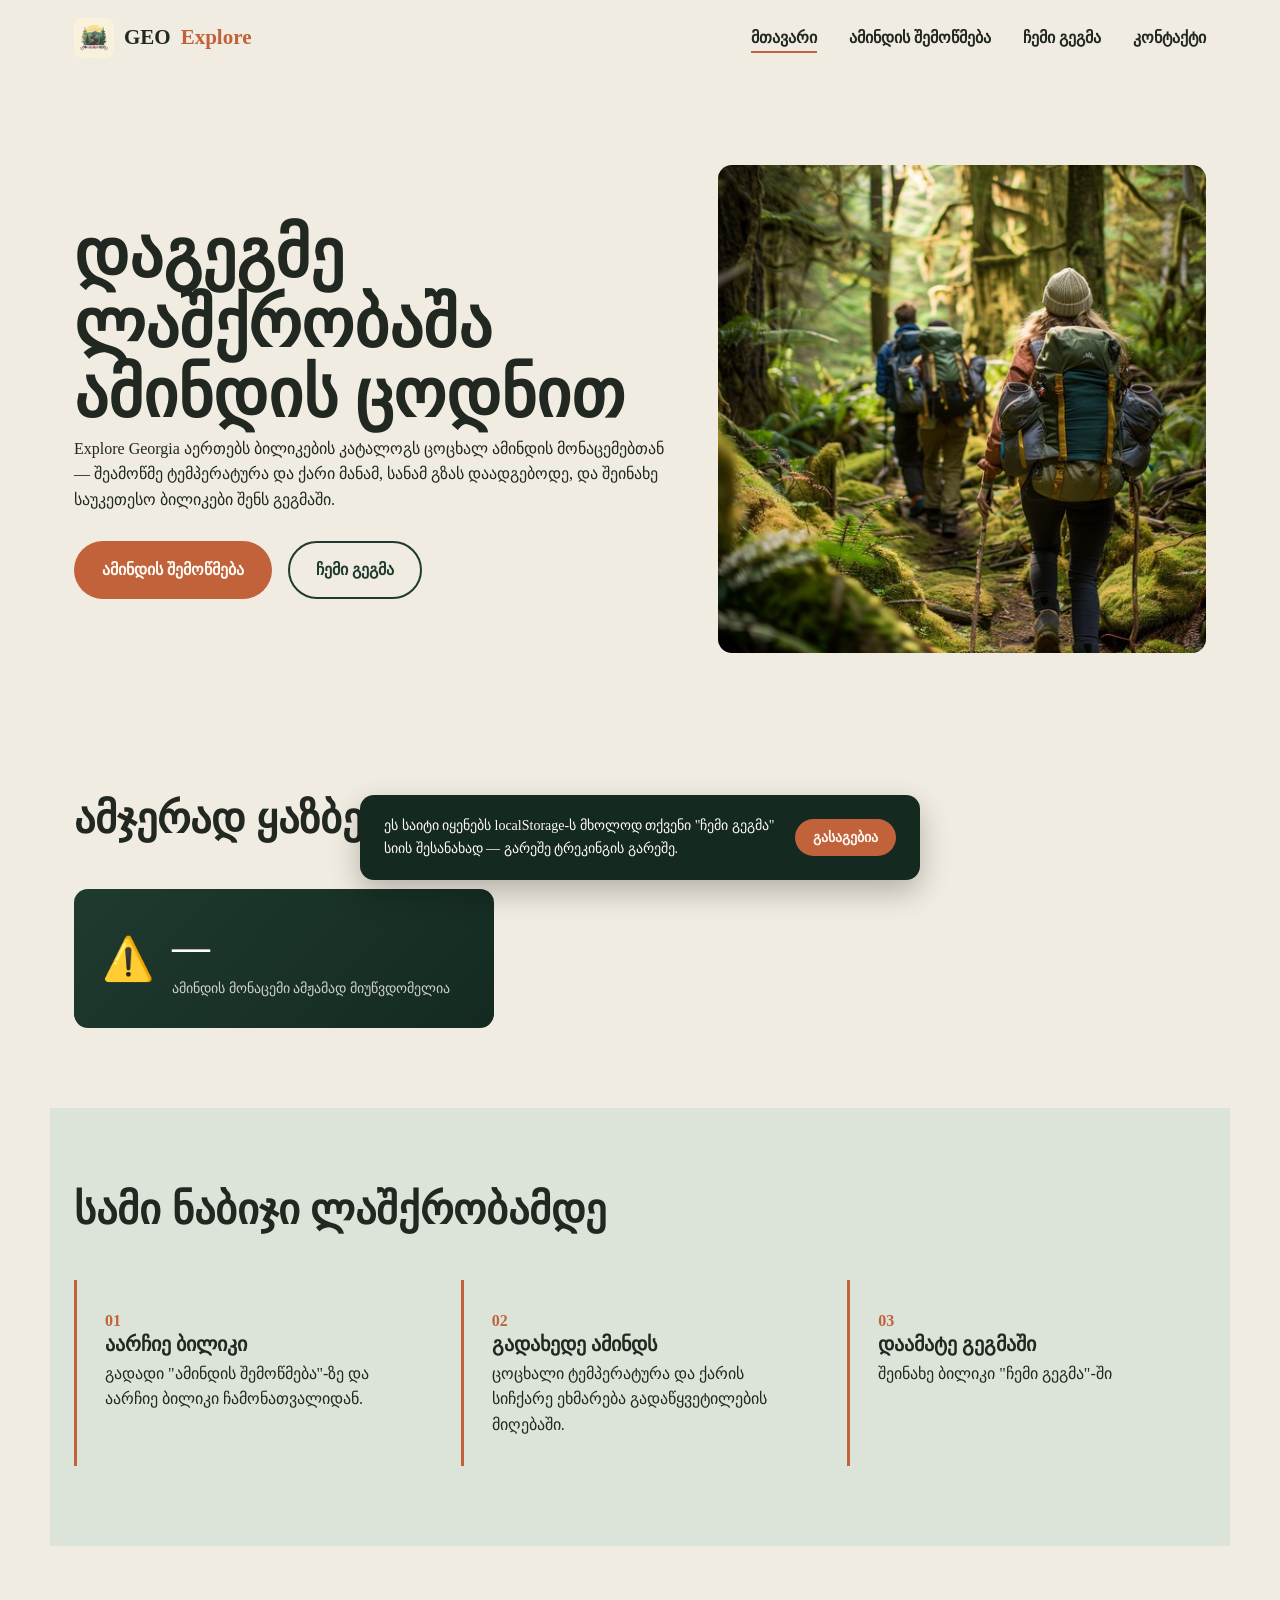
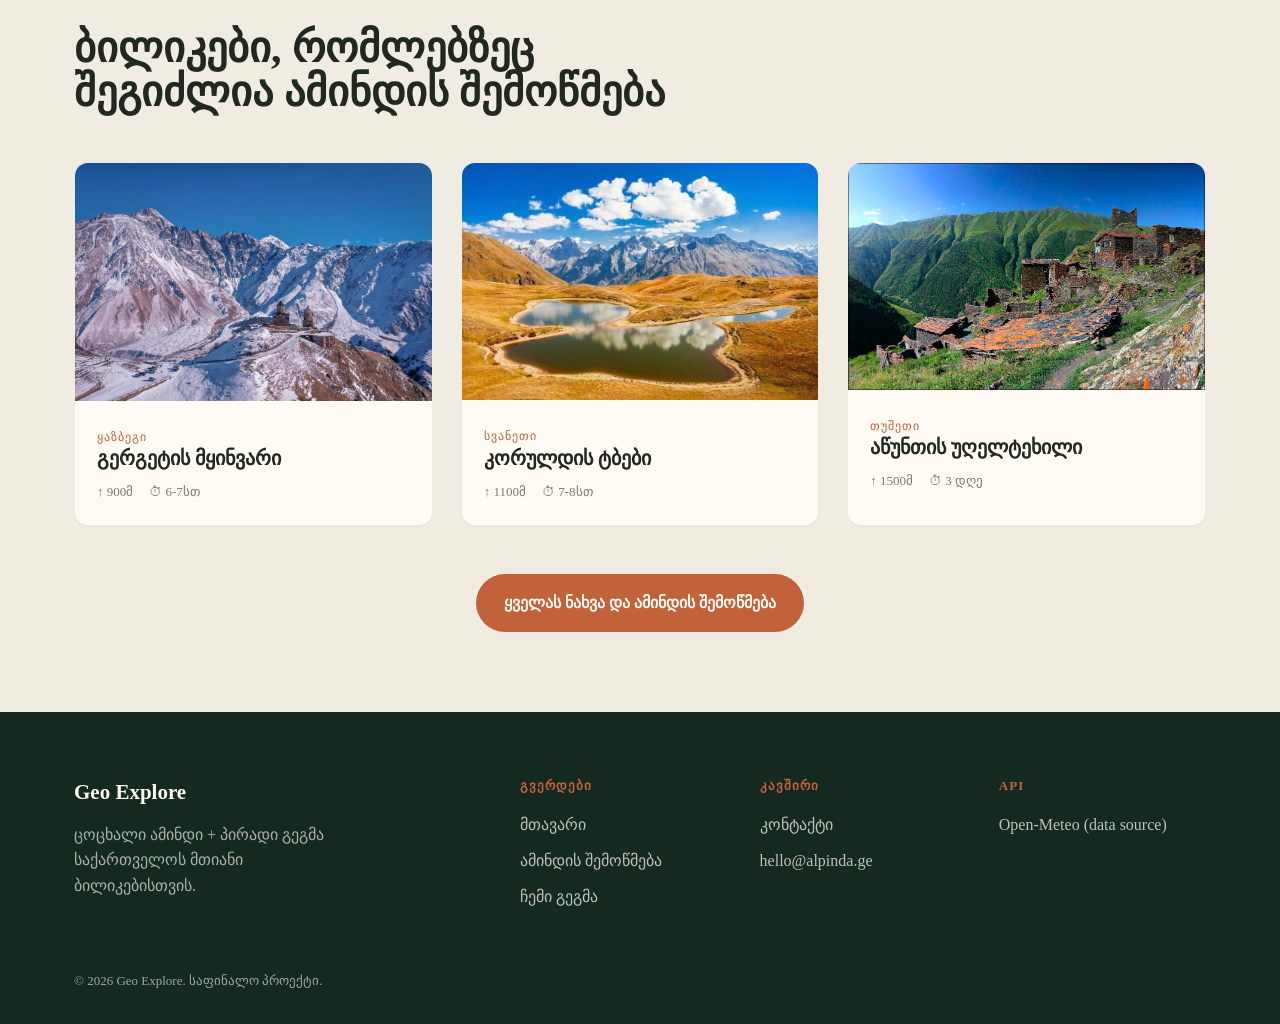
<file: index.html>
<!doctype html>
<html lang="en">
  <head>
    <meta charset="UTF-8" />
    <meta name="viewport" content="width=device-width, initial-scale=1.0" />
    <title>Explore — ამინდი საქართველოს ბილიკებზე</title>
    <link rel="stylesheet" href="css/style.css" />
  </head>
  <body>
    <header class="site-header" id="siteHeader">
      <nav class="nav">
        <a href="index.html" class="brand">
          <img class="brand__mark" src="./assets/logo.png" alt=" logo" />

          GEO <span style="color: #c1623b">Explore</span>
        </a>
        <ul class="nav__links" id="navLinks">
          <li><a href="index.html" class="active">მთავარი</a></li>
          <li><a href="explore.html">ამინდის შემოწმება</a></li>
          <li><a href="wishlist.html">ჩემი გეგმა</a></li>
          <li><a href="contact.html">კონტაქტი</a></li>
        </ul>
        <button
          class="burger"
          id="burgerBtn"
          aria-label="მენიუს გახსნა/დახურვა"
          aria-expanded="false"
        >
          <span></span><span></span><span></span>
        </button>
      </nav>
    </header>

    <main>
      <!-- 1. HERO -->
      <section class="hero">
        <div>
          <h1>დაგეგმე ლაშქრობაშა<br />ამინდის ცოდნით</h1>
          <p class="lede">
            Explore Georgia აერთებს ბილიკების კატალოგს ცოცხალ ამინდის
            მონაცემებთან — შეამოწმე ტემპერატურა და ქარი მანამ, სანამ გზას
            დაადგებოდე, და შეინახე საუკეთესო ბილიკები შენს გეგმაში.
          </p>
          <div
            style="display: flex; gap: 16px; margin-top: 1.8em; flex-wrap: wrap"
          >
            <a href="explore.html" class="btn btn--primary"
              >ამინდის შემოწმება</a
            >
            <a href="wishlist.html" class="btn btn--ghost">ჩემი გეგმა</a>
          </div>
        </div>
        <div class="hero__img">
          <img src="./images/heroimg.jpg" alt="mainimage" />
        </div>
      </section>

      <span class="ridge"></span>

      <section class="section">
        <div class="section-head">
          <h2>ამჯერად ყაზბეგში...</h2>
        </div>
        <div
          class="weather-card is-loading"
          id="weatherCard"
          style="max-width: 420px"
        >
          <div class="weather-card__icon">🌡️</div>
          <div>
            <div class="weather-card__temp">—</div>
            <div class="weather-card__meta">იტვირთება...</div>
          </div>
        </div>
      </section>

      <section class="section section--mist">
        <div class="section-head">
          <h2>სამი ნაბიჯი ლაშქრობამდე</h2>
        </div>
        <div class="steps">
          <div class="step reveal">
            <b>01</b>
            <h3>აარჩიე ბილიკი</h3>
            <p>
              გადადი "ამინდის შემოწმება"-ზე და აარჩიე ბილიკი ჩამონათვალიდან.
            </p>
          </div>
          <div class="step reveal">
            <b>02</b>
            <h3>გადახედე ამინდს</h3>
            <p>
              ცოცხალი ტემპერატურა და ქარის სიჩქარე ეხმარება გადაწყვეტილების
              მიღებაში.
            </p>
          </div>
          <div class="step reveal">
            <b>03</b>
            <h3>დაამატე გეგმაში</h3>
            <p>შეინახე ბილიკი "ჩემი გეგმა"-ში</p>
          </div>
        </div>
      </section>

      <section class="section">
        <div class="section-head">
          <h2>ბილიკები, რომლებზეც შეგიძლია ამინდის შემოწმება</h2>
        </div>
        <div class="grid">
          <article class="card reveal">
            <img src="./images/gergeti.jpg" alt="Gergeti" />
            <div class="card__body">
              <span class="card__tag">ყაზბეგი</span>
              <h3>გერგეტის მყინვარი</h3>
              <div class="card__meta">
                <span>↑ 900მ</span><span>⏱ 6-7სთ</span>
              </div>
            </div>
          </article>
          <article class="card reveal">
            <img src="./images/koruldi-lake.jpg" alt="" />
            <!-- <div class="card__media"></div> -->
            <div class="card__body">
              <span class="card__tag">სვანეთი</span>
              <h3>კორულდის ტბები</h3>
              <div class="card__meta">
                <span>↑ 1100მ</span><span>⏱ 7-8სთ</span>
              </div>
            </div>
          </article>
          <article class="card reveal">
            <img src="./images/atsundi.jpg" alt="" />
            <div class="card__body">
              <span class="card__tag">თუშეთი</span>
              <h3>აწუნთის უღელტეხილი</h3>
              <div class="card__meta">
                <span>↑ 1500მ</span><span>⏱ 3 დღე</span>
              </div>
            </div>
          </article>
        </div>
        <div style="text-align: center; margin-top: 48px">
          <a href="explore.html" class="btn btn--primary"
            >ყველას ნახვა და ამინდის შემოწმება</a
          >
        </div>
      </section>
    </main>

    <footer class="site-footer">
      <div class="footer-grid">
        <div>
          <div class="brand" style="color: #fffaf3; margin-bottom: 0.6em">
            Geo Explore
          </div>
          <p style="opacity: 0.75; max-width: 32ch">
            ცოცხალი ამინდი + პირადი გეგმა საქართველოს მთიანი ბილიკებისთვის.
          </p>
        </div>
        <div>
          <h4>გვერდები</h4>
          <a href="index.html">მთავარი</a>
          <a href="explore.html">ამინდის შემოწმება</a>
          <a href="wishlist.html">ჩემი გეგმა</a>
        </div>
        <div>
          <h4>კავშირი</h4>
          <a href="contact.html">კონტაქტი</a>
          <a href="mailto:hello@alpinda.ge">hello@alpinda.ge</a>
        </div>
        <div>
          <h4>API</h4>
          <a href="https://open-meteo.com/" target="_blank" rel="noopener"
            >Open-Meteo (data source)</a
          >
        </div>
      </div>
      <div class="footer-bottom">
        <span>© 2026 Geo Explore. საფინალო პროექტი.</span>
      </div>
    </footer>

    <div class="cookie-banner" id="cookieBanner">
      <p>
        ეს საიტი იყენებს localStorage-ს მხოლოდ თქვენი "ჩემი გეგმა" სიის
        შესანახად — გარეშე ტრეკინგის გარეშე.
      </p>
      <button class="btn btn--primary btn--sm" id="cookieAccept">
        გასაგებია
      </button>
    </div>

    <button
      class="scroll-top-btn"
      id="scrollTopBtn"
      aria-label="ზევით დაბრუნება"
    >
      ↑
    </button>

    <script src="js/trails-data.js"></script>
    <script src="js/weather.js"></script>
    <script src="js/main.js"></script>
    <script>
      // საწყისი გვერდის "ცოცხალი ამინდის" ბარათი — ყაზბეგის (Gergeti) კოორდინატებით
      document.addEventListener("DOMContentLoaded", () => {
        const kazbegi = TRAILS.find((t) => t.id === "gergeti");
        if (kazbegi) {
          renderWeatherCard(
            document.getElementById("weatherCard"),
            kazbegi.lat,
            kazbegi.lon,
          );
        }
      });
    </script>
  </body>
</html>
</file>
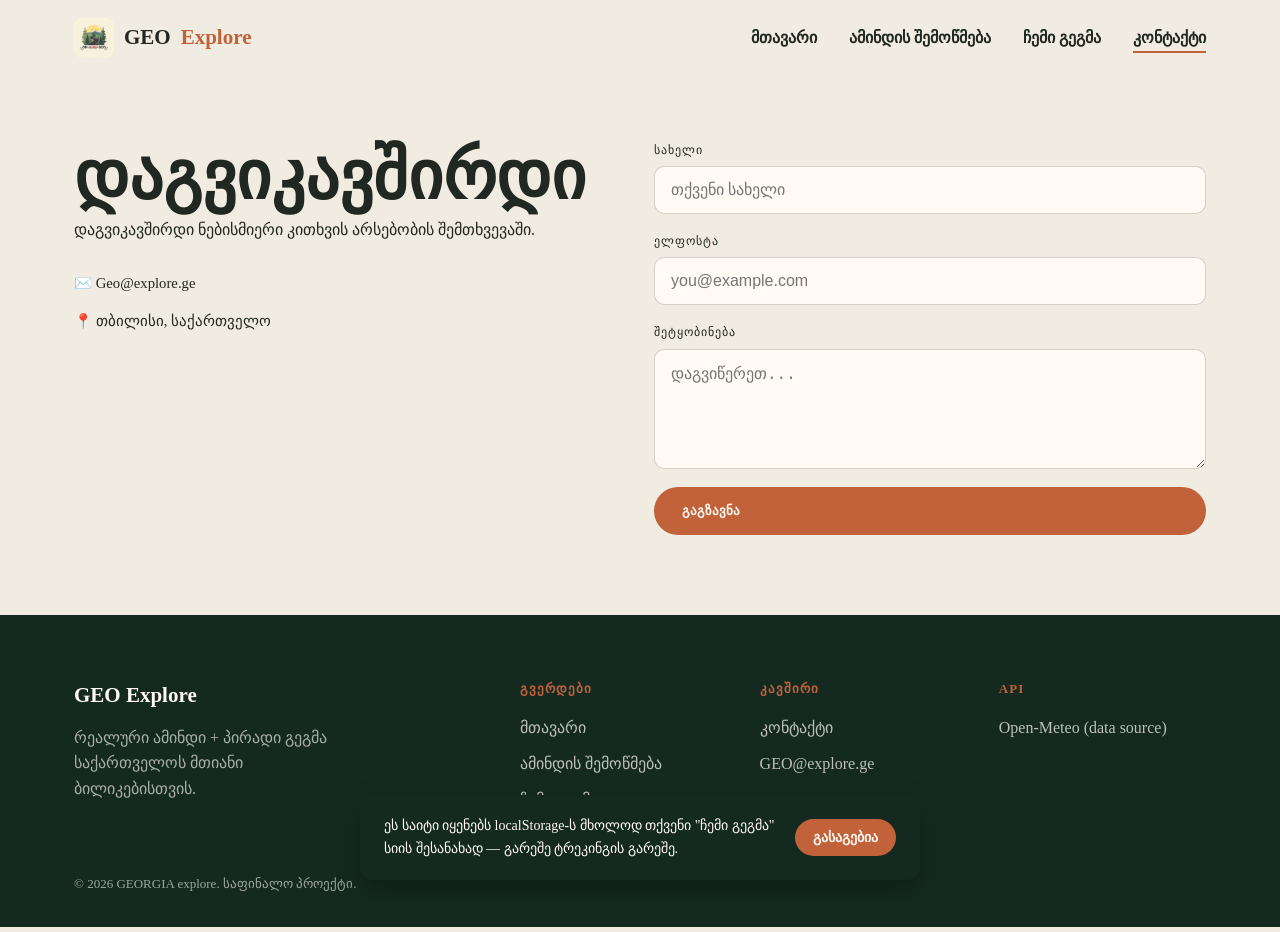
<file: contact.html>
<!doctype html>
<html lang="ka">
  <head>
    <meta charset="UTF-8" />
    <meta name="viewport" content="width=device-width, initial-scale=1.0" />
    <title>კონტაქტი — GEO Explore</title>

    <link rel="stylesheet" href="css/style.css" />
  </head>
  <body>
    <header class="site-header" id="siteHeader">
      <nav class="nav">
        <a href="index.html" class="brand">
          <img class="brand__mark" src="./assets/logo.png" alt="GEO Explore" />
          GEO <span style="color: #c1623b">Explore</span>
        </a>
        <ul class="nav__links" id="navLinks">
          <li><a href="index.html">მთავარი</a></li>
          <li><a href="explore.html">ამინდის შემოწმება</a></li>
          <li><a href="wishlist.html">ჩემი გეგმა</a></li>
          <li><a href="contact.html" class="active">კონტაქტი</a></li>
        </ul>
        <button
          class="burger"
          id="burgerBtn"
          aria-label="მენიუს გახსნა/დახურვა"
          aria-expanded="false"
        >
          <span></span><span></span><span></span>
        </button>
      </nav>
    </header>

    <main>
      <section class="section" style="padding-top: 64px">
        <div
          class="grid"
          style="grid-template-columns: 1fr 1fr; align-items: start"
        >
          <div>
            <h1>დაგვიკავშირდი</h1>
            <p class="lede">
              დაგვიკავშირდი ნებისმიერი კითხვის არსებობის შემთხვევაში.
            </p>
            <ul
              style="
                margin-top: 2em;
                display: grid;
                gap: 14px;
                font-size: 0.92rem;
              "
            >
              <li>✉️ Geo@explore.ge</li>
              <li>📍 თბილისი, საქართველო</li>
            </ul>
          </div>

          <form class="form" id="contactForm" novalidate>
            <div class="field">
              <label for="name">სახელი</label>
              <input
                type="text"
                id="name"
                name="name"
                placeholder="თქვენი სახელი"
                required
                minlength="2"
              />
            </div>
            <div class="field">
              <label for="email">ელფოსტა</label>
              <input
                type="email"
                id="email"
                name="email"
                placeholder="you@example.com"
                required
              />
            </div>
            <div class="field">
              <label for="message">შეტყობინება</label>
              <textarea
                id="message"
                name="message"
                rows="5"
                placeholder="დაგვიწერეთ..."
                required
                minlength="10"
              ></textarea>
            </div>
            <button type="submit" class="btn btn--primary">გაგზავნა</button>

            <div class="form__success" id="formSuccess">
              ✓ მადლობა! შეტყობინება მიღებულია.
            </div>
          </form>
        </div>
      </section>
    </main>

    <footer class="site-footer">
      <div class="footer-grid">
        <div>
          <div class="brand" style="color: #fffaf3; margin-bottom: 0.6em">
            GEO Explore
          </div>
          <p style="opacity: 0.75; max-width: 32ch">
            რეალური ამინდი + პირადი გეგმა საქართველოს მთიანი ბილიკებისთვის.
          </p>
        </div>
        <div>
          <h4>გვერდები</h4>
          <a href="index.html">მთავარი</a>
          <a href="explore.html">ამინდის შემოწმება</a>
          <a href="wishlist.html">ჩემი გეგმა</a>
        </div>
        <div>
          <h4>კავშირი</h4>
          <a href="contact.html">კონტაქტი</a>
          <a href="mailto:Geo@explore.ge">GEO@explore.ge</a>
        </div>
        <div>
          <h4>API</h4>
          <a href="https://open-meteo.com/" target="_blank" rel="noopener"
            >Open-Meteo (data source)</a
          >
        </div>
      </div>
      <div class="footer-bottom">
        <span>© 2026 GEORGIA explore. საფინალო პროექტი.</span>
      </div>
    </footer>

    <div class="cookie-banner" id="cookieBanner">
      <p>
        ეს საიტი იყენებს localStorage-ს მხოლოდ თქვენი "ჩემი გეგმა" სიის
        შესანახად — გარეშე ტრეკინგის გარეშე.
      </p>
      <button class="btn btn--primary btn--sm" id="cookieAccept">
        გასაგებია
      </button>
    </div>

    <button
      class="scroll-top-btn"
      id="scrollTopBtn"
      aria-label="ზევით დაბრუნება"
    >
      ↑
    </button>

    <script src="js/trails-data.js"></script>
    <script src="js/main.js"></script>
    <script>
      document.addEventListener("DOMContentLoaded", () => {
        const form = document.getElementById("contactForm");
        const success = document.getElementById("formSuccess");
        form.addEventListener("submit", (e) => {
          e.preventDefault();
          const emailOk = /^[^\s@]+@[^\s@]+\.[^\s@]+$/.test(
            form.email.value.trim(),
          );
          if (
            form.name.value.trim().length < 2 ||
            !emailOk ||
            form.message.value.trim().length < 10
          ) {
            form.reportValidity();
            return;
          }
          form.reset();
          success.classList.add("is-visible");
          setTimeout(() => success.classList.remove("is-visible"), 5000);
        });
      });
    </script>
  </body>
</html>
</file>
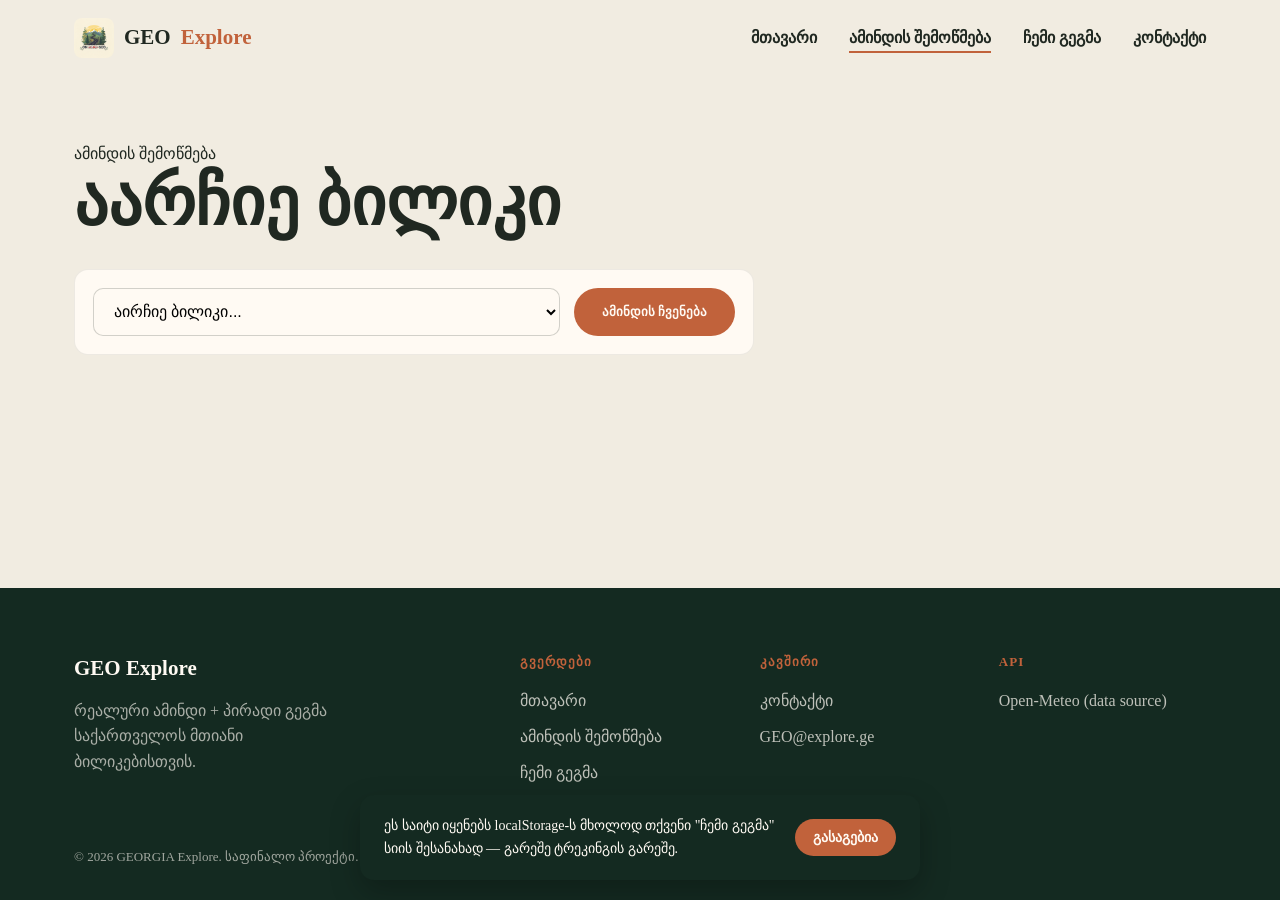
<file: explore.html>
<!doctype html>
<html lang="ka">
  <head>
    <meta charset="UTF-8" />
    <meta name="viewport" content="width=device-width, initial-scale=1.0" />
    <title>ამინდის შემოწმება — GEO Explore</title>

    <link rel="stylesheet" href="css/style.css" />
  </head>
  <body>
    <header class="site-header" id="siteHeader">
      <nav class="nav">
        <a href="index.html" class="brand">
          <img class="brand__mark" src="./assets/logo.png" alt="GEO Explore" />
          GEO <span style="color: #c1623b">Explore</span>
        </a>
        <ul class="nav__links" id="navLinks">
          <li><a href="index.html">მთავარი</a></li>
          <li><a href="explore.html" class="active">ამინდის შემოწმება</a></li>
          <li><a href="wishlist.html">ჩემი გეგმა</a></li>
          <li><a href="contact.html">კონტაქტი</a></li>
        </ul>
        <button
          class="burger"
          id="burgerBtn"
          aria-label="მენიუს გახსნა/დახურვა"
          aria-expanded="false"
        >
          <span></span><span></span><span></span>
        </button>
      </nav>
    </header>

    <main>
      <section class="section" style="padding-top: 64px">
        <span class="eyebrow">ამინდის შემოწმება</span>
        <h1>აარჩიე ბილიკი</h1>

        <form
          class="explore-form"
          id="exploreForm"
          style="margin-top: 2em; max-width: 680px"
        >
          <select id="trailSelect" required>
            <option value="" disabled selected>აირჩიე ბილიკი...</option>
            <!-- option-ები ივსება js/explore.js-დან, TRAILS მონაცემებიდან -->
          </select>
          <button type="submit" class="btn btn--primary">
            ამინდის ჩვენება
          </button>
        </form>

        <div class="trail-result" id="trailResult" style="display: none">
          <div>
            <div class="weather-card" id="weatherCard">
              <div class="weather-card__icon">🌡️</div>
              <div>
                <div class="weather-card__temp">—</div>
                <div class="weather-card__meta">იტვირთება...</div>
              </div>
            </div>
          </div>
          <div class="card" style="padding: 22px">
            <div id="trailInfo"></div>
            <button
              class="btn btn--ghost"
              id="wishlistBtn"
              style="margin-top: 1.2em"
            >
              + ჩემს გეგმაში დამატება
            </button>
          </div>
        </div>
      </section>
    </main>

    <footer class="site-footer">
      <div class="footer-grid">
        <div>
          <div class="brand" style="color: #fffaf3; margin-bottom: 0.6em">
            GEO Explore
          </div>
          <p style="opacity: 0.75; max-width: 32ch">
            რეალური ამინდი + პირადი გეგმა საქართველოს მთიანი ბილიკებისთვის.
          </p>
        </div>
        <div>
          <h4>გვერდები</h4>
          <a href="index.html">მთავარი</a>
          <a href="explore.html">ამინდის შემოწმება</a>
          <a href="wishlist.html">ჩემი გეგმა</a>
        </div>
        <div>
          <h4>კავშირი</h4>
          <a href="contact.html">კონტაქტი</a>
          <a href="mailto:GEO@explore.ge">GEO@explore.ge</a>
        </div>
        <div>
          <h4>API</h4>
          <a href="https://open-meteo.com/" target="_blank" rel="noopener"
            >Open-Meteo (data source)</a
          >
        </div>
      </div>
      <div class="footer-bottom">
        <span>© 2026 GEORGIA Explore. საფინალო პროექტი.</span>
      </div>
    </footer>

    <div class="cookie-banner" id="cookieBanner">
      <p>
        ეს საიტი იყენებს localStorage-ს მხოლოდ თქვენი "ჩემი გეგმა" სიის
        შესანახად — გარეშე ტრეკინგის გარეშე.
      </p>
      <button class="btn btn--primary btn--sm" id="cookieAccept">
        გასაგებია
      </button>
    </div>

    <button
      class="scroll-top-btn"
      id="scrollTopBtn"
      aria-label="ზევით დაბრუნება"
    >
      ↑
    </button>

    <script src="js/trails-data.js"></script>
    <script src="js/weather.js"></script>
    <script src="js/explore.js"></script>
    <script src="js/main.js"></script>
  </body>
</html>
</file>
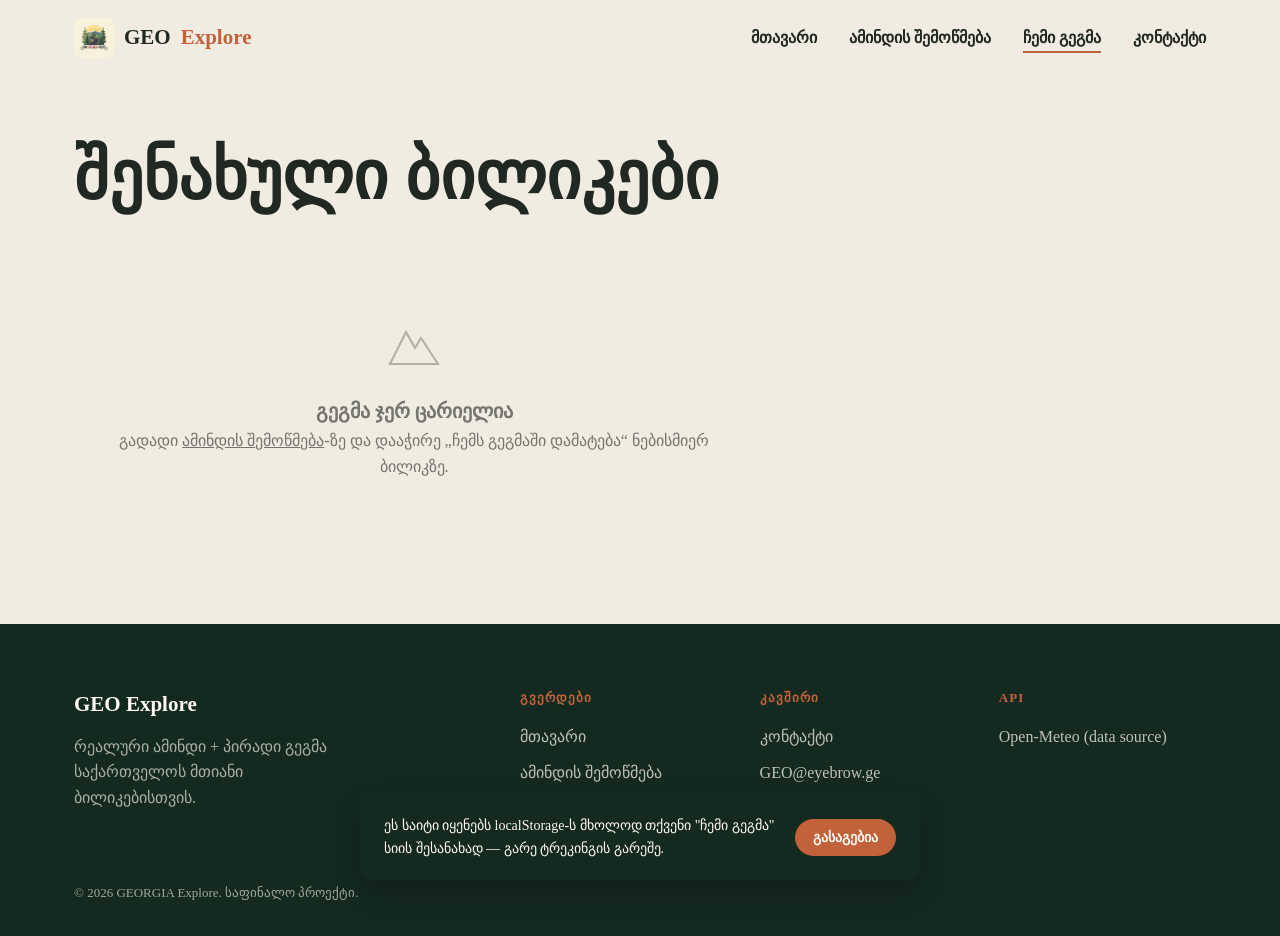
<file: wishlist.html>
<!doctype html>
<html lang="ka">
  <head>
    <meta charset="UTF-8" />
    <meta name="viewport" content="width=device-width, initial-scale=1.0" />
    <title>ჩემი გეგმა — Geo Explore</title>

    <link rel="stylesheet" href="css/style.css" />
  </head>
  <body>
    <header class="site-header" id="siteHeader">
      <nav class="nav">
        <a href="index.html" class="brand">
          <img class="brand__mark" src="./assets/logo.png" alt="GEO Explore" />
          GEO <span style="color: #c1623b">Explore</span>
        </a>
        <ul class="nav__links" id="navLinks">
          <li><a href="index.html">მთავარი</a></li>
          <li><a href="explore.html">ამინდის შემოწმება</a></li>
          <li><a href="wishlist.html" class="active">ჩემი გეგმა</a></li>
          <li><a href="contact.html">კონტაქტი</a></li>
        </ul>
        <button
          class="burger"
          id="burgerBtn"
          aria-label="მენიუს გახსნა/დახურვა"
          aria-expanded="false"
        >
          <span></span><span></span><span></span>
        </button>
      </nav>
    </header>

    <main>
      <section class="section" style="padding-top: 64px">
        <h1>შენახული ბილიკები</h1>

        <div style="margin-top: 2.4em; max-width: 680px">
          <div id="wishlistContainer"></div>

          <div class="empty-state" id="emptyState">
            <svg viewBox="0 0 64 64" fill="none">
              <path
                d="M8 50 24 18l9 16 6-10 17 26H8Z"
                stroke="currentColor"
                stroke-width="2"
              />
            </svg>
            <h3>გეგმა ჯერ ცარიელია</h3>
            <p>
              გადადი
              <a href="explore.html" style="text-decoration: underline"
                >ამინდის შემოწმება</a
              >-ზე და დააჭირე „ჩემს გეგმაში დამატება“ ნებისმიერ ბილიკზე.
            </p>
          </div>
        </div>
      </section>
    </main>

    <footer class="site-footer">
      <div class="footer-grid">
        <div>
          <div class="brand" style="color: #fffaf3; margin-bottom: 0.6em">
            GEO Explore
          </div>
          <p style="opacity: 0.75; max-width: 32ch">
            რეალური ამინდი + პირადი გეგმა საქართველოს მთიანი ბილიკებისთვის.
          </p>
        </div>
        <div>
          <h4>გვერდები</h4>
          <a href="index.html">მთავარი</a>
          <a href="explore.html">ამინდის შემოწმება</a>
          <a href="wishlist.html">ჩემი გეგმა</a>
        </div>
        <div>
          <h4>კავშირი</h4>
          <a href="contact.html">კონტაქტი</a>
          <a href="mailto:GEO@explore.ge">GEO@eyebrow.ge</a>
        </div>
        <div>
          <h4>API</h4>
          <a href="https://open-meteo.com/" target="_blank" rel="noopener"
            >Open-Meteo (data source)</a
          >
        </div>
      </div>
      <div class="footer-bottom">
        <span>© 2026 GEORGIA Explore. საფინალო პროექტი.</span>
      </div>
    </footer>

    <div class="cookie-banner" id="cookieBanner">
      <p>
        ეს საიტი იყენებს localStorage-ს მხოლოდ თქვენი "ჩემი გეგმა" სიის
        შესანახად — გარე ტრეკინგის გარეშე.
      </p>
      <button class="btn btn--primary btn--sm" id="cookieAccept">
        გასაგებია
      </button>
    </div>

    <button
      class="scroll-top-btn"
      id="scrollTopBtn"
      aria-label="ზევით დაბრუნება"
    >
      ↑
    </button>

    <script src="js/trails-data.js"></script>
    <script src="js/wishlist.js"></script>
    <script src="js/main.js"></script>
  </body>
</html>
</file>
<file: css/style.css>
* {
  margin: 0;
  padding: 0;
  box-sizing: border-box;
}

html {
  scroll-behavior: smooth;
  height: 100%;
}

body {
  margin: 0;
  min-height: 100vh;
  display: flex;
  flex-direction: column;
  color: #202821;
  background: #f1ece1;
  line-height: 1.6;
}

img {
  max-width: 100%;
  display: block;
}

a {
  color: inherit;
  text-decoration: none;
}

ul {
  list-style: none;
  margin: 0;
  padding: 0;
}

button {
  font-family: inherit;
}

h1,
h2,
h3 {
  line-height: 1.05;
  margin: 0 0 6px;
}

h1 {
  font-size: 67px;
  font-weight: 800;
}

h2 {
  font-size: 42px;
  font-weight: 700;
}

h3 {
  font-size: 20px;
  font-weight: 700;
}

.btn {
  display: inline-flex;
  align-items: center;
  gap: 8px;
  padding: 14px 26px;
  border-radius: 999px;
  font-weight: 600;

  border: 2px solid transparent;
  cursor: pointer;
  transition:
    transform 0.25s cubic-bezier(0.4, 0, 0.2, 1),
    background 0.25s cubic-bezier(0.4, 0, 0.2, 1),
    color 0.25s cubic-bezier(0.4, 0, 0.2, 1),
    border-color 0.25s cubic-bezier(0.4, 0, 0.2, 1);
}

.btn--primary {
  background: #c1623b;
  color: #fffaf3;
}

.btn--primary:hover {
  background: #a8502e;
  transform: translateY(-2px);
}

.btn--primary:disabled {
  opacity: 0.5;
  cursor: not-allowed;
  transform: none;
}

.btn--ghost {
  border-color: #1f3a2e;
  color: #1f3a2e;
  background: transparent;
}

.btn--ghost:hover {
  background: #1f3a2e;
  color: #fffaf3;
  transform: translateY(-2px);
}

.btn--sm {
  padding: 8px 16px;
  font-size: 14px;
}

.btn--danger {
  border-color: #c1623b;
  color: #c1623b;
  background: transparent;
}

.btn--danger:hover {
  background: #c1623b;
  color: #fffaf3;
}

.site-header {
  position: sticky;
  top: 0;
  z-index: 60;
  background: transparent;
  transition:
    background 0.3s cubic-bezier(0.4, 0, 0.2, 1),
    box-shadow 0.3s cubic-bezier(0.4, 0, 0.2, 1),
    border-color 0.3s cubic-bezier(0.4, 0, 0.2, 1);
  border-bottom: 1px solid transparent;
}

.site-header.is-scrolled {
  background: rgba(241, 236, 225, 0.95);
  backdrop-filter: blur(8px);
  border-bottom-color: rgba(32, 40, 33, 0.08);
  box-shadow: 0 1px 0 rgba(32, 40, 33, 0.04);
}

.nav {
  max-width: 1180px;
  margin-inline: auto;
  padding-inline: 24px;
  display: flex;
  align-items: center;
  justify-content: space-between;
  height: 76px;
}

.brand {
  display: flex;
  align-items: center;
  gap: 10px;

  font-weight: 800;
  font-size: 21px;
}

.brand__mark {
  width: 40px;
  height: 40px;
  border-radius: 20%;
  object-fit: cover;
}

.nav__links {
  display: flex;
  gap: 32px;
  font-weight: 600;
}

.nav__links a {
  position: relative;
  padding: 3px 0;
}

.nav__links a::after {
  content: "";
  position: absolute;
  left: 0;
  bottom: -4px;
  height: 2px;
  width: 0%;
  background: #c1623b;
  transition: width 0.25s cubic-bezier(0.4, 0, 0.2, 1);
}

.nav__links a:hover::after,
.nav__links a.active::after {
  width: 100%;
}

.burger {
  display: none;
  flex-direction: column;
  gap: 5px;
  cursor: pointer;
  background: none;
  border: 0;
  padding: 6px;
}

.burger span {
  width: 26px;
  height: 2px;
  background: #202821;
  transition:
    transform 0.25s cubic-bezier(0.4, 0, 0.2, 1),
    opacity 0.25s cubic-bezier(0.4, 0, 0.2, 1);
}

main {
  flex: 1 0 auto;
}
/* hero სექციის დაწყება */
.hero {
  max-width: 1180px;
  margin-inline: auto;
  padding-inline: 24px;
  display: grid;
  grid-template-columns: 1.1fr 0.9fr;
  gap: 48px;
  padding: 88px 24px 64px;
  align-items: center;
}

.hero__img {
  position: relative;
  border-radius: 14px;
  overflow: hidden;
}

.stat-row {
  display: flex;
  gap: 28px;
  margin-top: 32px;
  flex-wrap: wrap;
}

.stat b {
  font-size: 26px;
  display: block;
  color: #1f3a2e;
}

.stat span {
  font-size: 13px;
  color: rgba(32, 40, 33, 0.6);
}

.section {
  max-width: 1180px;
  margin-inline: auto;
  padding-inline: 24px;
  padding: 80px 24px;
}

.section--dark {
  background: #1f3a2e;
  color: #fffaf3;
}

.section--dark .eyebrow {
  color: #d98a6a;
}

.section--mist {
  background: #dce3d8;
}

.section-head {
  max-width: 640px;
  margin-bottom: 48px;
}

.grid {
  display: grid;
  gap: 28px;
  grid-template-columns: repeat(3, 1fr);
}

.card {
  background: #fffaf3;
  border-radius: 14px;
  overflow: hidden;
  box-shadow: 0 1px 0 rgba(32, 40, 33, 0.05);
  transition:
    transform 0.3s cubic-bezier(0.4, 0, 0.2, 1),
    box-shadow 0.3s cubic-bezier(0.4, 0, 0.2, 1);
  border: 1px solid rgba(32, 40, 33, 0.07);
}

.card:hover {
  transform: translateY(-6px);
  box-shadow: 0 18px 34px rgba(32, 40, 33, 0.14);
}

.card__body {
  padding: 22px;
}

.card__tag {
  font-size: 12px;
  color: #c1623b;
  text-transform: uppercase;
  letter-spacing: 1px;
}

.card__meta {
  display: flex;
  gap: 16px;
  margin-top: 13px;

  font-size: 13px;
  color: rgba(32, 40, 33, 0.6);
  flex-wrap: wrap;
}

.steps {
  display: grid;
  grid-template-columns: repeat(3, 1fr);
  gap: 28px;
}

.step {
  padding: 28px;
  border-left: 3px solid #c1623b;
}

.step b {
  color: #c1623b;
}

.weather-card {
  background: linear-gradient(135deg, #1f3a2e, #142a21);
  color: #fffaf3;
  border-radius: 14px;
  padding: 28px;
  display: grid;
  gap: 18px;
  grid-template-columns: auto 1fr;
  align-items: center;
}

.weather-card__icon {
  font-size: 42px;
  line-height: 1;
}

.weather-card__temp {
  font-size: 38px;
  font-weight: 600;
}

.weather-card__meta {
  font-size: 14px;
  opacity: 0.8;
}

.weather-card.is-loading .weather-card__temp {
  opacity: 0.4;
}

/* explore page  */
.explore-form {
  display: flex;
  gap: 14px;
  flex-wrap: wrap;
  background: #fffaf3;
  padding: 18px;
  border-radius: 14px;
  border: 1px solid rgba(32, 40, 33, 0.08);
}

.explore-form select,
.explore-form input {
  font-size: 16px;
  padding: 13px 16px;
  border-radius: 10px;
  border: 1px solid rgba(32, 40, 33, 0.2);
  background: #fffaf3;
  flex: 1;
  min-width: 200px;
}

.explore-form select:focus,
.explore-form input:focus {
  outline: none;
  border-color: #c1623b;
  box-shadow: 0 0 0 3px rgba(193, 98, 59, 0.15);
}

.trail-result {
  margin-top: 32px;
  display: grid;
  gap: 24px;
  grid-template-columns: 1fr 1fr;
}

@media (max-width: 900px) {
  .trail-result {
    grid-template-columns: 1fr;
  }
}
/* ---------- WISHLIST ---------- */
.wishlist-item {
  display: flex;
  align-items: center;
  justify-content: space-between;
  gap: 18px;
  background: #fffaf3;
  border: 1px solid rgba(32, 40, 33, 0.08);
  border-radius: 14px;
  padding: 18px 22px;
  margin-bottom: 14px;
}

.wishlist-item__info b {
  display: block;

  font-size: 18px;
}

.wishlist-item__info span {
  font-size: 13px;
  color: rgba(32, 40, 33, 0.6);
}

.empty-state {
  text-align: center;
  padding: 64px 24px;
  color: rgba(32, 40, 33, 0.6);
}

.empty-state svg {
  width: 64px;
  margin-bottom: 16px;
  opacity: 0.5;
}

/* ---------- COOKIE CONSENT ---------- */
.cookie-banner {
  position: fixed;
  left: 20px;
  right: 20px;
  bottom: 20px;
  z-index: 100;
  max-width: 560px;
  margin-inline: auto;
  background: #142a21;
  color: #fffaf3;
  border-radius: 14px;
  padding: 20px 24px;
  display: flex;
  align-items: center;
  gap: 18px;
  flex-wrap: wrap;
  box-shadow: 0 12px 30px rgba(0, 0, 0, 0.25);
  transform: translateY(120%);
  opacity: 0;
  transition:
    transform 0.4s cubic-bezier(0.4, 0, 0.2, 1),
    opacity 0.4s cubic-bezier(0.4, 0, 0.2, 1);
}

.cookie-banner.is-visible {
  transform: translateY(0);
  opacity: 1;
}

.cookie-banner p {
  margin: 0;
  font-size: 14px;
  flex: 1;
  min-width: 200px;
}

/* ---------- SCROLL TO TOP ---------- */
.scroll-top-btn {
  position: fixed;
  right: 20px;
  bottom: 20px;
  z-index: 90;
  width: 46px;
  height: 46px;
  border-radius: 50%;
  background: #c1623b;
  color: #fffaf3;
  border: none;
  cursor: pointer;
  display: flex;
  align-items: center;
  justify-content: center;
  font-size: 19px;
  opacity: 0;
  transform: translateY(12px);
  pointer-events: none;
  transition:
    opacity 0.3s cubic-bezier(0.4, 0, 0.2, 1),
    transform 0.3s cubic-bezier(0.4, 0, 0.2, 1),
    background 0.2s;
}

.scroll-top-btn.is-visible {
  opacity: 1;
  transform: translateY(0);
  pointer-events: auto;
}

.scroll-top-btn:hover {
  background: #a8502e;
}

.form {
  display: grid;
  gap: 18px;
  max-width: 560px;
}

.field {
  display: grid;
  gap: 6px;
}

.field label {
  font-size: 12px;
  text-transform: uppercase;
  letter-spacing: 1px;
}

.field input,
.field textarea {
  font-size: 16px;
  padding: 14px 16px;
  border-radius: 10px;
  border: 1px solid rgba(32, 40, 33, 0.2);
  background: #fffaf3;
  resize: vertical;
  transition:
    border-color 0.2s cubic-bezier(0.4, 0, 0.2, 1),
    box-shadow 0.2s cubic-bezier(0.4, 0, 0.2, 1);
}

.field input:focus,
.field textarea:focus {
  outline: none;
  border-color: #c1623b;
  box-shadow: 0 0 0 3px rgba(193, 98, 59, 0.15);
}

.form__note {
  font-size: 14px;
  color: rgba(32, 40, 33, 0.6);
}

.form__success {
  display: none;
  background: #1f3a2e;
  color: #fffaf3;
  padding: 14px 18px;
  border-radius: 10px;
  font-size: 14px;
}

.form__success.is-visible {
  display: block;
}

/* ---------- footer ---------- */
.site-footer {
  background: #142a21;
  color: rgba(255, 250, 243, 0.85);
}

.footer-grid {
  max-width: 1180px;
  margin-inline: auto;
  padding-inline: 24px;
  padding: 64px 24px 32px;
  display: grid;
  grid-template-columns: 2fr 1fr 1fr 1fr;
  gap: 32px;
}

.footer-grid h4 {
  font-size: 13px;
  text-transform: uppercase;
  letter-spacing: 1px;
  color: #c1623b;
  margin-bottom: 16px;
}

.footer-grid a {
  display: block;
  margin-bottom: 10px;
  opacity: 0.85;
  transition: opacity 0.2s;
}

.footer-grid a:hover {
  opacity: 1;
  text-decoration: underline;
}

.footer-bottom {
  max-width: 1180px;
  margin-inline: auto;
  padding-inline: 24px;
  padding: 20px 24px 32px;
  display: flex;
  justify-content: space-between;
  align-items: center;
  font-size: 13px;
  opacity: 0.7;
  flex-wrap: wrap;
  gap: 12px;
}

.reveal {
  opacity: 0;
  transform: translateY(18px);
  transition:
    opacity 0.6s cubic-bezier(0.4, 0, 0.2, 1),
    transform 0.6s cubic-bezier(0.4, 0, 0.2, 1);
}

.reveal.is-visible {
  opacity: 1;
  transform: translateY(0);
}

@media (max-width: 1024px) {
  .hero {
    grid-template-columns: 1fr;
    padding-top: 64px;
  }
  .grid {
    grid-template-columns: repeat(2, 1fr);
  }
  .steps {
    grid-template-columns: 1fr;
  }
  .footer-grid {
    grid-template-columns: 1fr 1fr;
  }
}
@media (max-width: 768px) {
  .nav__links {
    position: fixed;
    top: 76px;
    left: 0;
    right: 0;
    background: #f1ece1;
    flex-direction: column;
    padding: 24px;
    gap: 19px;
    border-bottom: 1px solid rgba(32, 40, 33, 0.1);
    transform: translateY(-110%);
    transition: transform 0.3s cubic-bezier(0.4, 0, 0.2, 1);
  }
  .nav__links.is-open {
    transform: translateY(0);
  }
  .burger {
    display: flex;
  }
  .grid {
    grid-template-columns: 1fr;
  }
  .section {
    padding: 56px 20px;
  }
  .explore-form {
    flex-direction: column;
  }
  .explore-form select,
  .explore-form input {
    width: 100%;
  }
}
@media (max-width: 480px) {
  .nav {
    height: 64px;
  }
  .burger {
    display: flex;
  }
  .hero {
    padding-top: 40px;
  }
  .stat-row {
    gap: 18px;
  }
  .footer-bottom {
    flex-direction: column;
    align-items: flex-start;
  }
  .weather-card {
    grid-template-columns: 1fr;
    text-align: center;
  }
  .cookie-banner {
    flex-direction: column;
    align-items: stretch;
    text-align: center;
  }
}
@media (max-width: 320px) {
  h1 {
    font-size: 32px;
  }
  .burger {
    display: flex;
  }
  .btn {
    padding: 11px 19px;
    font-size: 15px;
  }
  .wishlist-item {
    flex-direction: column;
    align-items: flex-start;
  }
}
</file>
